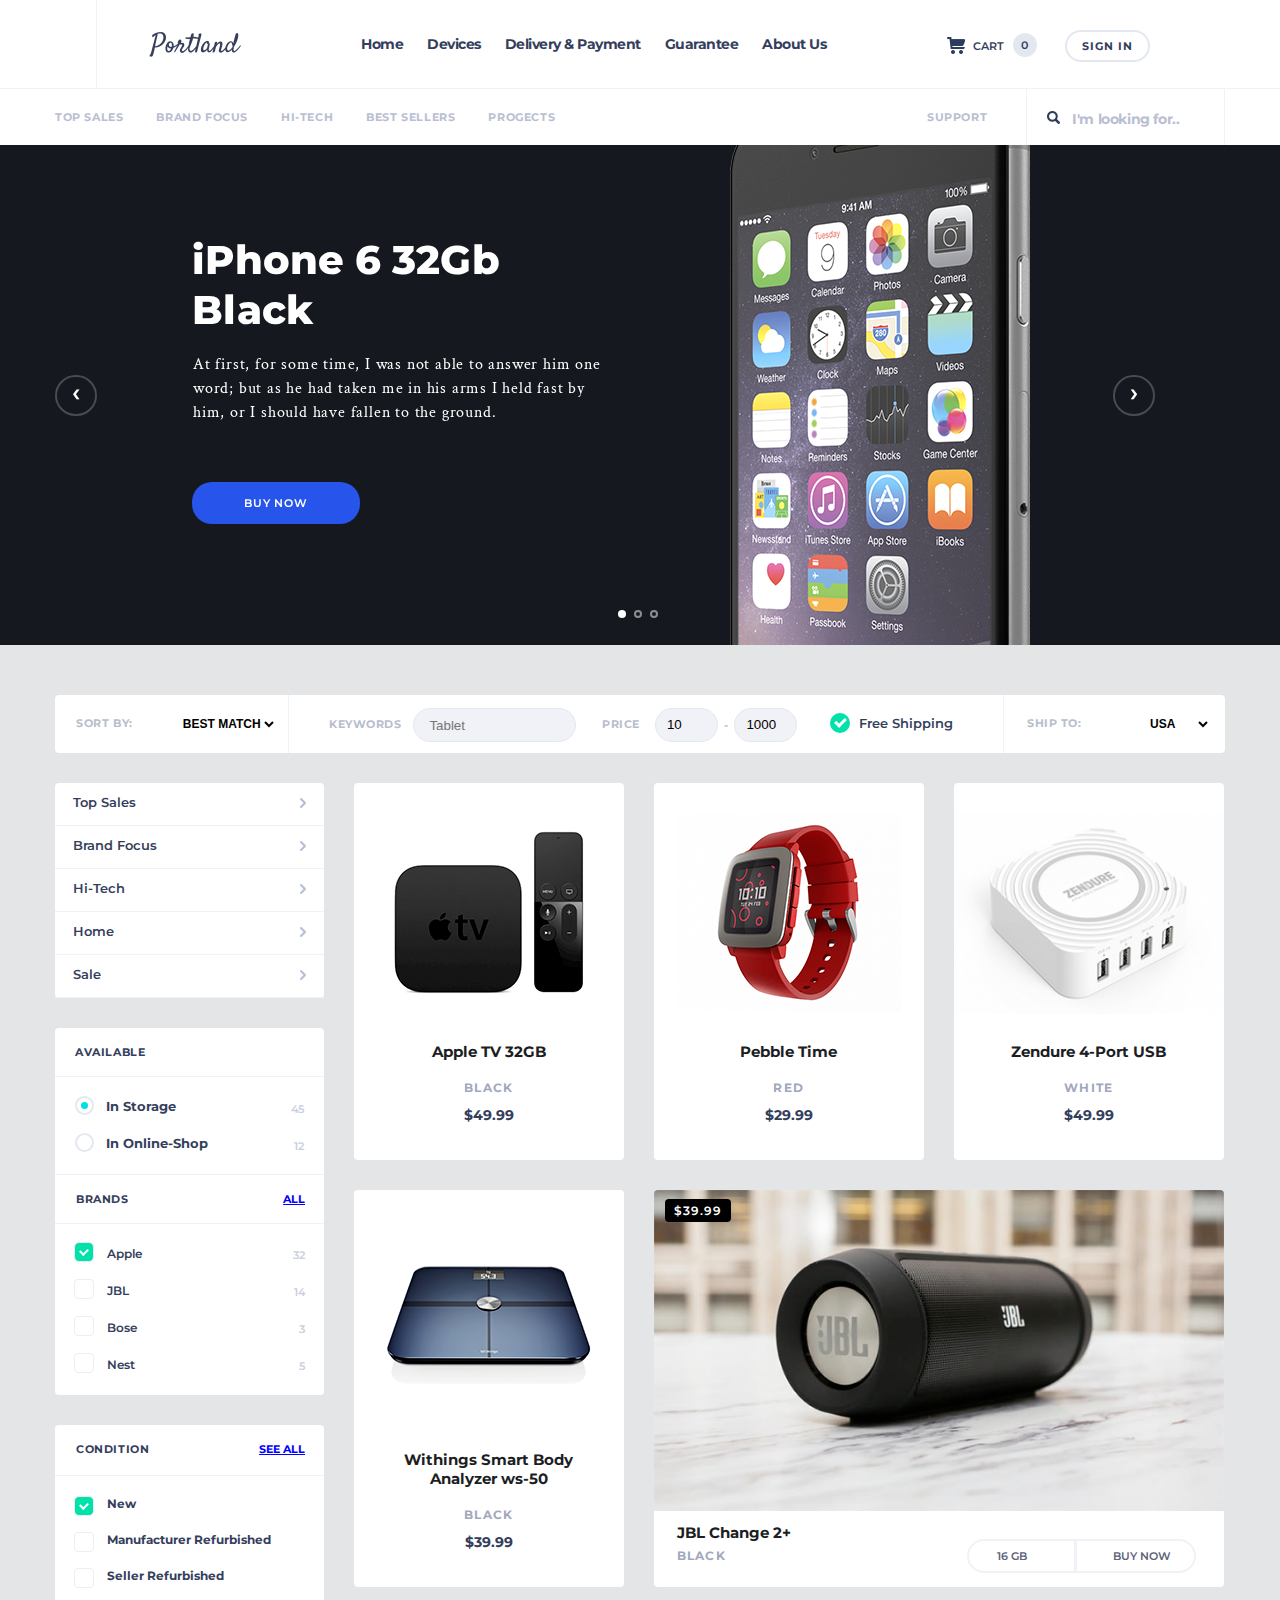
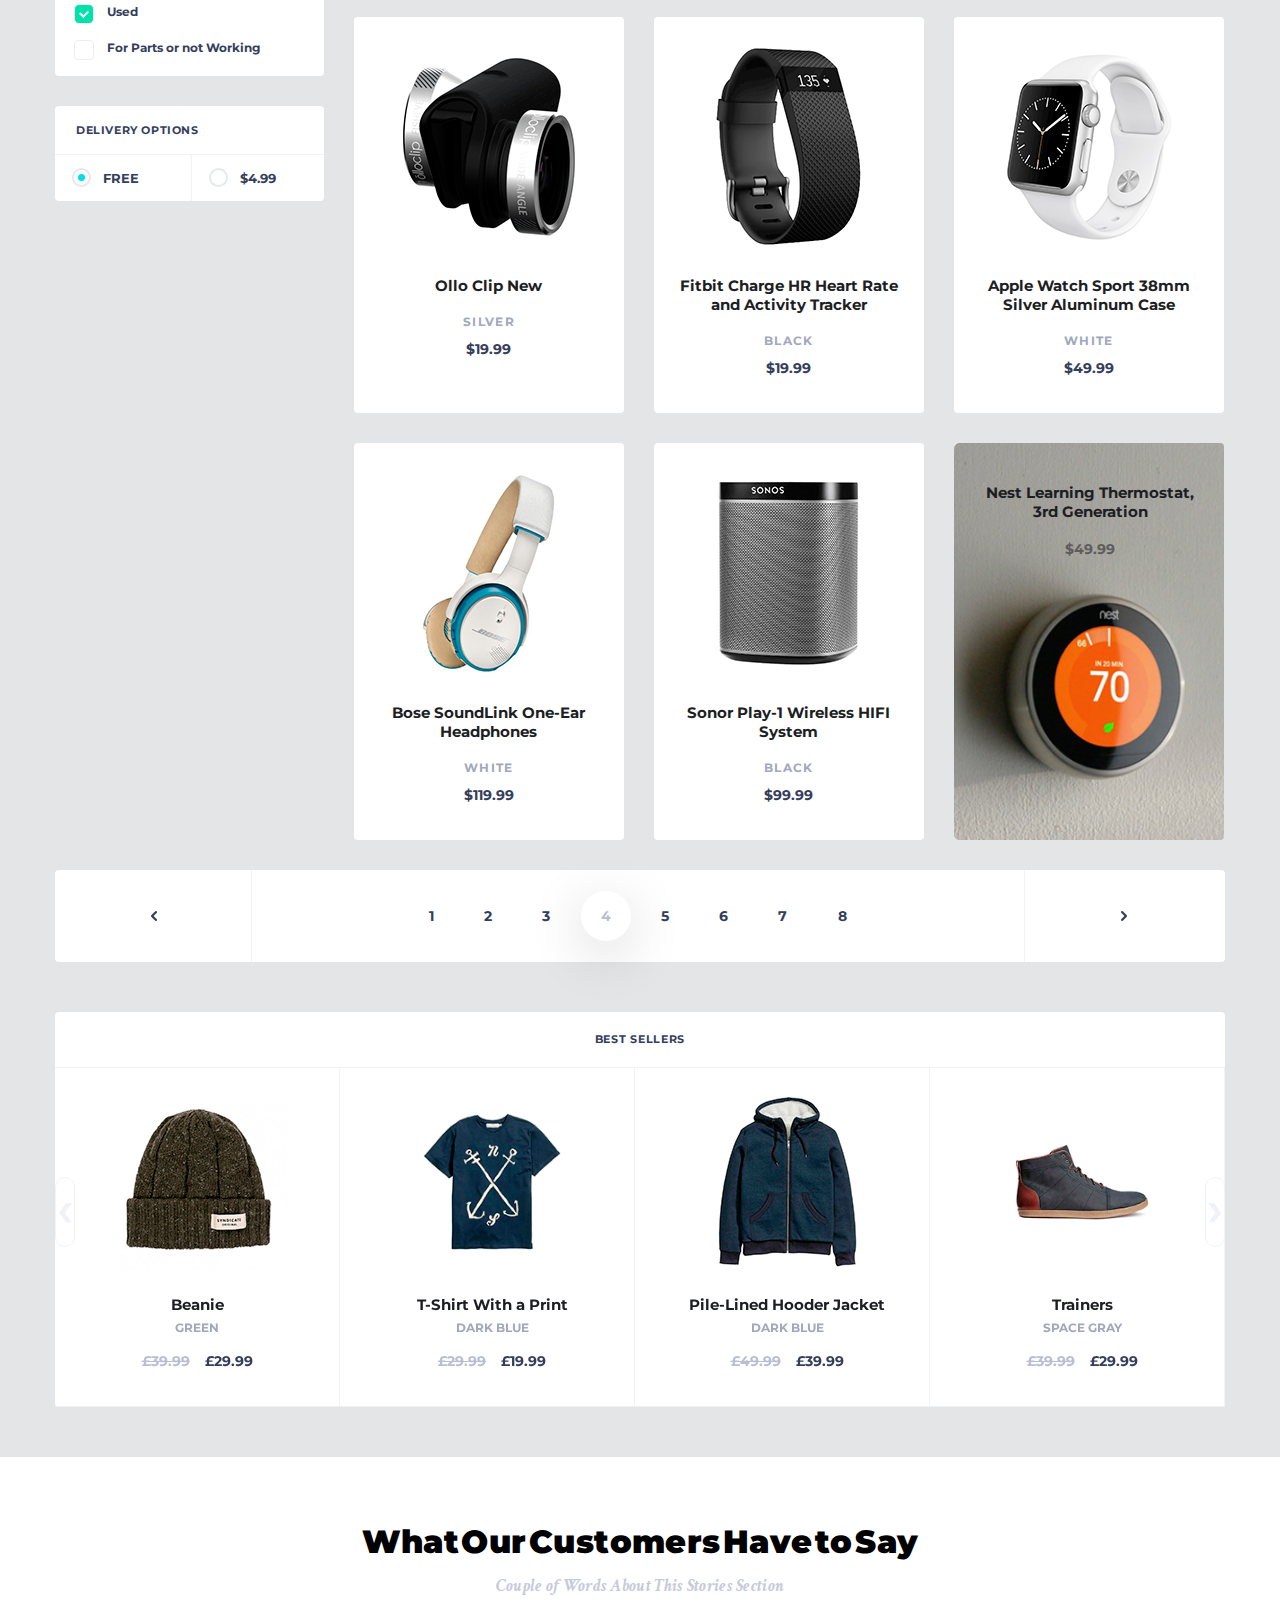
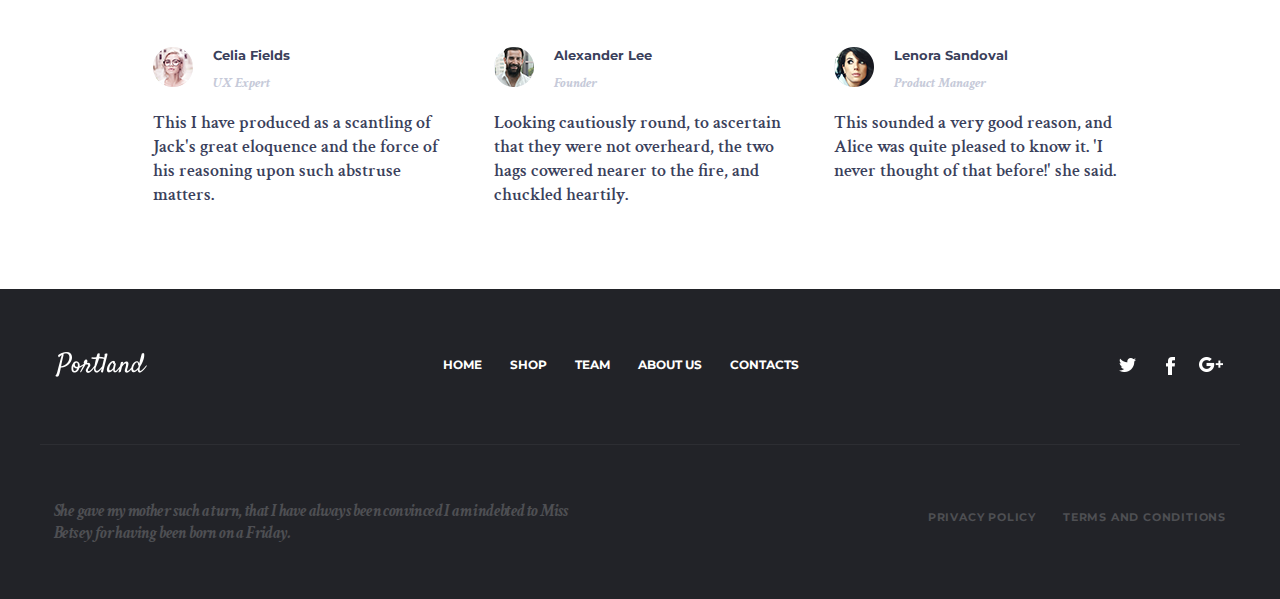
<file: index.html>
<!DOCTYPE html>
<html>
<head>
    <meta charset="utf-8">
    <meta http-equiv="X-UA-Compatible" content="IE=edge">
    <meta name="viewport" content="width=device-width, initial-scale=1">
    <link href="https://fonts.googleapis.com/css?family=Crimson+Text:400,400i,600,600i,700,700i|Montserrat:400,500,600,700,800,900" rel="stylesheet">
    <link rel="stylesheet" href="css/owl.carousel.min.css">
    <link rel="stylesheet" href="css/owl.theme.default.min.css">
    <link rel="stylesheet" href="css/nice-select.css">
    <title>Portland</title>
    <link href="./css/style.css" type="text/css" rel="stylesheet">
</head>
<body>
<header>
    <div class="main-menu">
        <div class="menu-up wrapper">
            <div class="logo-menu">
                <button class="logoMenuToggle">
                    <span></span>
                </button>
                <!--
                <a href="#"><div class="logoMenu"></div></a> -->
            </div>
            <div class="menuUpRight">
                <div class="logo">
                    <a href="#"><img src="./img/portland1.png"/></a>
                </div>
                <div class="link-menu">
                    <ul class="menu-item">
                        <li><a class="menu-link" href="#">Home</a></li>
                        <li><a class="menu-link" href="#">Devices</a></li>
                        <li><a class="menu-link" href="#">Delivery & Payment</a></li>
                        <li><a class="menu-link" href="#">Guarantee</a></li>
                        <li><a class="menu-link" href="#">About Us</a></li>
                    </ul>
                </div>
                <div class="cart-button">
                    <div class="cart">
                        <div class="cart-text">
                            <a href="#">cart</a>
                        </div>
                        <div class="bange"><p>0</p></div>
                    </div>
                    <a class="small-rounded-button" href="#">sign in</a>
                    <button class="link-menu-button">
                        <span></span>
                    </button>
                </div>
            </div>
        </div>
    </div>
    <div class="menu-bottom wrapper">
        <div class="links-bottom">
            <div class="links-list">
                <ul class="links-bottom-left">
                    <li><a href="#">top sales</a></li>
                    <li><a href="#">brand focus</a></li>
                    <li><a href="#">hi-tech</a></li>
                    <li><a href="#">best sellers</a></li>
                    <li><a href="#">progects</a></li>
                </ul>
                <ul class="links-bottom-right">
                    <li><a href="#">support</a></li>
                </ul>
            </div>
        </div>
        <div class="menu-search">
            <div class="menu-search-look">
                <input class="looking" type="search" placeholder="I'm looking for.."/>
            </div>
        </div>
    </div>
</header>
<div class="container">
    <div class="slideshow owl-carousel slideshow-top">
        <div class="slide" style="background-image: url('img/iphone6spacegray.png')">
            <div class="wrapper">
                <h1>iPhone 6 32Gb Black</h1>
                <p>
                    At first, for some time, I was not able to answer him one word; but as he had taken me in his arms I
                    held fast by him, or I should have fallen to the ground.
                </p>
                <a href="#">buy now</a>
            </div>
        </div>
        <div class="slide" style="background-image: url('img/iphone6spacegray.png')">
            <div class="wrapper">
                <h1>iPhone 6 32Gb Black</h1>
                <p>
                    At first, for some time, I was not able to answer him one word; but as he had taken me in his arms I
                    held fast by him, or I should have fallen to the ground.
                </p>
                <a href="#">buy now</a>
            </div>
        </div>
        <div class="slide" style="background-image: url('img/iphone6spacegray.png')">
            <div class="wrapper">
                <h1>iPhone 6 32Gb Black</h1>
                <p>
                    At first, for some time, I was not able to answer him one word; but as he had taken me in his arms I
                    held fast by him, or I should have fallen to the ground.
                </p>
                <a href="#">buy now</a>
            </div>
        </div>
    </div>
    <div class="wrapper">
        <div class="sort-placeholder">
            <div class="sortby">
                <p>Sort By:</p>
                <select>
                    <option>BEST MATCH</option>
                </select>
            </div>
            <div class="sort-placeholder-center">
                <div class="keywords">
                    <p>Keywords</p>
                    <input class="keywords-search" type="search" placeholder="Tablet"/>
                </div>
                <div class="price">
                    <p>price</p>
                    <div class="price-input">
                        <input class="price-number" type="number" min="0" value="10"/>
                        <p>-</p>
                        <input class="price-number" type="number" min="0" value="1000"/>
                    </div>
                </div>
                <div class="freeship">
                    <label class="freechec">Free Shipping
                        <input type="checkbox" checked="checked">
                        <span class="checkmark"></span>
                    </label>
                </div>
            </div>
            <div class="shipto">
                <p>ship to:</p>
                <select>
                    <option value="usa">USA</option>
                    <option value="ukraine">Ukraine</option>
                    <option value="russia">Russia</option>
                    <option value="poland">Poland</option>
                </select>
            </div>
        </div>
        <div class="filters-products clearfix">
            <div class="filters">
                <div class="filters-button-open"></div>
                <div class="menuleft">
                    <div class="menuleft-item">
                        <ul class="main-menu-list">
                            <li>
                                <div class="menu-list-item">
                                    <a href="#">Top Sales</a>
                                    <div class="openIconMenu">
                                        <div class="iconArrow"></div>
                                    </div>
                                </div>
                                <ul class="submenu">
                                    <li class="secondary-menu"></li>
                                    <li class="secondary-menu"></li>
                                    <li class="secondary-menu"></li>
                                </ul>
                            </li>
                            <li>
                                <div class="menu-list-item">
                                    <a href="#">Brand Focus</a>
                                    <div class="openIconMenu">
                                        <div class="iconArrow"></div>
                                    </div>
                                </div>
                                <ul class="submenu">
                                    <li class="secondary-menu"></li>
                                    <li class="secondary-menu"></li>
                                    <li class="secondary-menu"></li>
                                </ul>
                            </li>
                            <li>
                                <div class="menu-list-item">
                                    <a href="#">Hi-Tech</a>
                                    <div class="openIconMenu">
                                        <div class="iconArrow"></div>
                                    </div>
                                </div>
                                <ul class="submenu">
                                    <li class="secondary-menu"><a href="#">cell phones</a></li>
                                    <li class="secondary-menu"><a href="#">cameras</a></li>
                                    <li class="secondary-menu"><a href="#">computers</a></li>
                                    <li class="secondary-menu"><a href="#">tv,audio</a></li>
                                    <li class="secondary-menu"><a href="#">video games</a></li>
                                </ul>
                            </li>
                            <li>
                                <div class="menu-list-item">
                                    <a href="#">Home</a>
                                    <div class="openIconMenu">
                                        <div class="iconArrow"></div>
                                    </div>
                                </div>
                                <ul class="submenu">
                                    <li class="secondary-menu"></li>
                                    <li class="secondary-menu"></li>
                                    <li class="secondary-menu"></li>
                                </ul>
                            </li>
                            <li>
                                <div class="menu-list-item">
                                    <a href="#">Sale</a>
                                    <div class="openIconMenu">
                                        <div class="iconArrow"></div>
                                    </div>
                                </div>
                                <ul class="submenu">
                                    <li class="secondary-menu"></li>
                                    <li class="secondary-menu"></li>
                                    <li class="secondary-menu"></li>
                                </ul>
                            </li>
                        </ul>
                    </div>
                </div>
                <div class="available-brands">
                    <div class="available-up">
                        <h3>available</h3>
                    </div>
                    <div class="available-douwn">
                        <div class="available-douwn-check">
                            <div class="brand-item">
                                <label class="availcheck">In Storage
                                    <input type="radio" name="brand" checked="checked">
                                    <span class="checkdouwn"></span>
                                </label>
                                <p>45</p>
                            </div>
                            <div class="brand-item">
                                <label class="availcheck">In Online-Shop
                                    <input type="radio" name="brand">
                                    <span class="checkdouwn"></span>
                                </label>
                                <p>12</p>
                            </div>
                        </div>
                    </div>
                    <div class="brands-up">
                        <h3>brands</h3>
                        <a href="#">all</a>
                    </div>
                    <div class="brands-down">
                        <div class="brands-check">
                            <div class="brand-item">
                                <label class="brands-container">Apple
                                    <input type="checkbox" checked="checked">
                                    <span class="brands-checkmark"></span>
                                </label>
                                <p>32</p>
                            </div>
                            <div class="brand-item">
                                <label class="brands-container">JBL
                                    <input type="checkbox">
                                    <span class="brands-checkmark"></span>
                                </label>
                                <p>14</p>
                            </div>
                            <div class="brand-item">
                                <label class="brands-container">Bose
                                    <input type="checkbox">
                                    <span class="brands-checkmark"></span>
                                </label>
                                <p>3</p>
                            </div>
                            <div class="brand-item">
                                <label class="brands-container">Nest
                                    <input type="checkbox">
                                    <span class="brands-checkmark"></span>
                                </label>
                                <p>5</p>
                            </div>
                        </div>
                        <div class="brand-numb"></div>
                    </div>
                </div>
                <div class="condition">
                    <div class="condition-up">
                        <h3>condition</h3>
                        <a href="#">see all</a>
                    </div>
                    <div class="condition-down">
                        <div class=" condition-check">
                            <label class="condition-container">New
                                <input type="checkbox" checked="checked">
                                <span class="condition-checkmark"></span>
                            </label>
                            <label class="condition-container">Manufacturer Refurbished
                                <input type="checkbox">
                                <span class="condition-checkmark"></span>
                            </label>
                            <label class="condition-container">Seller Refurbished
                                <input type="checkbox">
                                <span class="condition-checkmark"></span>
                            </label>
                            <label class="condition-container">Used
                                <input type="checkbox" checked="checked">
                                <span class="condition-checkmark"></span>
                            </label>
                            <label class="condition-container">For Parts or not Working
                                <input type="checkbox">
                                <span class="condition-checkmark"></span>
                            </label>
                        </div>
                    </div>
                </div>
                <div class="delivery-options">
                    <div class="delivery-up">
                        <h3>delivery options</h3>
                    </div>
                    <div class="delivery-down">
                        <div class="delivery-check">
                            <div class="delivery-check-left">
                                <label class="availcheck">FREE
                                    <input type="radio" name="radio" checked="checked">
                                    <span class="checkdouwn"></span>
                                </label>
                            </div>
                            <div class="delivery-check-right">
                                <label class="availcheck">$4.99
                                    <input type="radio" name="radio">
                                    <span class="checkdouwn"></span>
                                </label>
                            </div>
                        </div>
                    </div>
                </div>
            </div>
            <div class="products-list">
                <div class="product">
                    <div class="product-img">
                        <img src="./img/aplleTv.png"/>
                    </div>
                    <div class="product-text">
                        <a href="#"><h3>Apple TV 32GB</h3></a>
                        <h5>black</h5>
                        <p>$49.99</p>
                    </div>
                </div>
                <div class="product">
                    <div class="product-img">
                        <img src="./img/pebbleTime.png"/>
                    </div>
                    <div class="product-text">
                        <a href="#"><h3>Pebble Time</h3></a>
                        <h5>red</h5>
                        <p>$29.99</p>
                    </div>
                </div>
                <div class="product">
                    <div class="product-img">
                        <img src="./img/zendure4PortUsb.png"/>
                    </div>
                    <div class="product-text">
                        <a href="#"><h3>Zendure 4-Port USB</h3></a>
                        <h5>white</h5>
                        <p>$49.99</p>
                    </div>
                </div>
                <div class="product">
                    <div class="product-img">
                        <img class="img-back" src="./img/withingsSmartBodyAnalyzer.png"/>
                    </div>
                    <div class="product-text">
                        <a href="#"><h3>Withings Smart Body Analyzer ws-50</h3></a>
                        <h5>black</h5>
                        <p>$39.99</p>
                    </div>
                </div>
                <div class="product-big">
                    <div class="product-big-img">
                        <img src="./img/jblChange.png"/>
                    </div>
                    <div class="product-big-text">
                        <div class="text-big-prod">
                            <a href="#"><h3>JBL Change 2+</h3></a>
                            <h5>black</h5>
                        </div>
                        <div class="ghost-button">
                            <a class="ghost-one" href="#">16 GB</a>
                            <a class="ghost-two" href="#">buy now</a>
                        </div>
                    </div>
                    <div class="price-top-black">
                        <p>$39.99</p>
                    </div>
                </div>
                <div class="product">
                    <div class="product-img">
                        <img src="./img/olloClipNew.png"/>
                    </div>
                    <div class="product-text">
                        <a href="#"><h3>Ollo Clip New</h3></a>
                        <h5>silver</h5>
                        <p>$19.99</p>
                    </div>
                </div>
                <div class="product">
                    <div class="product-img">
                        <img src="./img/fitbitChangeHeartRate.png"/>
                    </div>
                    <div class="product-text">
                        <a href="#"><h3>Fitbit Charge HR Heart Rate and Activity Tracker</h3></a>
                        <h5>black</h5>
                        <p>$19.99</p>
                    </div>
                </div>
                <div class="product">
                    <div class="product-img">
                        <img class="img-back" src="./img/appleWatchSport.png"/>
                    </div>
                    <div class="product-text">
                        <a href="#"><h3>Apple Watch Sport 38mm Silver Aluminum Case</h3></a>
                        <h5>white</h5>
                        <p>$49.99</p>
                    </div>
                </div>
                <div class="product">
                    <div class="product-img">
                        <img src="./img/boseSoundLink.png"/>
                    </div>
                    <div class="product-text">
                        <a href="#"><h3>Bose SoundLink One-Ear Headphones</h3></a>
                        <h5>white</h5>
                        <p>$119.99</p>
                    </div>
                </div>
                <div class="product">
                    <div class="product-img">
                        <img class="img-back" src="./img/sonorPlayWireless.png"/>
                    </div>
                    <div class="product-text">
                        <a href="#"><h3>Sonor Play-1 Wireless HIFI System</h3></a>
                        <h5>black</h5>
                        <p>$99.99</p>
                    </div>
                </div>
                <div class="product" style="background-image: url('./img/termostat3rdGenaration.png'); background-size: cover">
                    <div class="product-text">
                        <a href="#"><h3>Nest Learning Thermostat, 3rd Generation</h3></a>
                        <p>$49.99</p>
                    </div>
                </div>
            </div>
        </div>
        <div class="wrapper-paginator">
            <div class="paginator-next">
                <a href="#">
                    <div class="paginator-back-img"></div>
                </a>
            </div>
            <div class="paginator-pages">
                <a href="#">1</a>
                <a href="#">2</a>
                <a href="#">3</a>
                <a class="checked" href="#">4</a>
                <a href="#">5</a>
                <a href="#">6</a>
                <a href="#">7</a>
                <a href="#">8</a>
            </div>
            <div class="paginator-next">
                <a href="#">
                    <div class="paginator-back-img"></div>
                </a>
            </div>
        </div>
        <div class="wrapper-best-sellers">
            <div class="best-sellers-up">
                <p>best sellers</p>
            </div>
            <div class="best-sellers-down owl-carousel best-seller-slider">
                <div class="best-sellers-box">
                    <div class="sellers-foto">
                        <img src="./img/beanie.png"/>
                    </div>
                    <div class="product-text">
                        <a href="#">
                            <h3>Beanie</h3>
                        </a>
                        <h5>green</h5>
                        <div class="seller-text-down">
                            <p class="old-price">£39.99</p>
                            <p>£29.99</p>
                        </div>
                    </div>
                </div>
                <div class="best-sellers-box">
                    <div class="sellers-foto">
                        <img src="./img/shirtWithPrint.png"/>
                    </div>
                    <div class="product-text">
                        <a href="#">
                            <h3>T-Shirt With a Print</h3>
                        </a>
                        <h5>dark blue</h5>
                        <div class="seller-text-down">
                            <p class="old-price">£29.99</p>
                            <p>£19.99</p>
                        </div>
                    </div>
                </div>
                <div class="best-sellers-box">
                    <div class="sellers-foto">
                        <img src="./img/pileLinedHoodedJacket.png"/>
                    </div>
                    <div class="product-text">
                        <a href="#">
                            <h3>Pile-Lined Hooder Jacket</h3>
                        </a>
                        <h5>dark blue</h5>
                        <div class="seller-text-down">
                            <p class="old-price">£49.99</p>
                            <p>£39.99</p>
                        </div>
                    </div>
                </div>
                <div class="best-sellers-box">
                    <div class="sellers-foto">
                        <img src="./img/trainers.png"/>
                    </div>
                    <div class="product-text">
                        <a href="#">
                            <h3>Trainers</h3>
                        </a>
                        <h5>space gray</h5>
                        <div class="seller-text-down">
                            <p class="old-price">£39.99</p>
                            <p>£29.99</p>
                        </div>
                    </div>
                </div>
                <div class="best-sellers-box">
                    <div class="sellers-foto">
                        <img src="./img/shirtWithPrint.png"/>
                    </div>
                    <div class="product-text">
                        <a href="#">
                            <h3>T-Shirt With a Print</h3>
                        </a>
                        <h5>dark blue</h5>
                        <div class="seller-text-down">
                            <p class="old-price">£29.99</p>
                            <p>£19.99</p>
                        </div>
                    </div>
                </div>
            </div>
        </div>
    </div>
    <div class="testimoials">
        <div class="testimoials-head wrapper">
            <h2>What Our Customers Have to Say</h2>
            <p>Couple of Words About This Stories Section</p>
        </div>
        <div class="customers wrapper">
            <div class="customers-col">
                <div class="custom-icon">
                    <img src="./img/celia.png"/>
                </div>
                <div class="custom-lead">
                    <a href="#">
                        <h5>Celia Fields</h5>
                        <h6>UX Expert</h6>
                    </a>
                </div>
                <p>
                    This I have produced as a scantling of Jack's great eloquence and the force of his reasoning upon such abstruse matters.
                </p>
            </div>
            <div class="customers-col">
                <div class="custom-icon">
                    <img src="./img/alexander.png"/>
                </div>
                <div class="custom-lead">
                    <a href="#">
                        <h5>Alexander Lee</h5>
                        <h6>Founder</h6>
                    </a>
                </div>
                <p>
                    Looking cautiously round, to ascertain that  they were not overheard, the two hags cowered nearer to the fire, and chuckled heartily.
                </p>
            </div>
            <div class="customers-col">
                <div class="custom-icon">
                    <img src="./img/lenora.png"/>
                </div>
                <div class="custom-lead">
                    <a href="#">
                        <h5>Lenora Sandoval</h5>
                        <h6>Product Manager</h6>
                    </a>
                </div>
                <p>
                    This sounded a very good reason, and Alice was quite pleased to know it. 'I never thought of that before!' she said.
                </p>
            </div>

        </div>
    </div>
</div>
<footer>
    <div class="footer-head wrapper">
        <a href="#"><img src="./img/portland.png"/></a>
        <button class="rb-footToggle">
            <span></span>
        </button>
        <div class="footer-nav rb-footNav">
            <nav>
                <a href="#">home</a>
                <a href="#">shop</a>
                <a href="#">team</a>
                <a href="#">about us</a>
                <a href="#">contacts</a>
            </nav>
        </div>
        <div class="footer-socials">
            <nav>
                <a href="#" class="twitter"></a>
                <a href="#" class="facebook"></a>
                <a href="#" class="google"></a>
            </nav>
        </div>
    </div>
    <div class="footer-wrap wrapper">
        <div class="footer-wrap-text">
            <p>
                She gave my mother such a turn, that I have always been convinced I am indebted to Miss Betsey for having been born on a Friday.
            </p>
        </div>
        <div class="footer-privacy">
            <a href="#">privacy policy</a>
            <a href="#">terms and conditions</a>
        </div>
    </div>
</footer>
<script src="https://code.jquery.com/jquery-3.3.1.min.js"></script>
<script src="js/owl.carousel.min.js"></script>
<script src="js/main.js"></script>
<script src="js/jquery.nice-select.js"></script>
<div class="toTop"></div>
</body>
</html>
</file>
<file: css/nice-select.css>
.nice-select {
  -webkit-tap-highlight-color: transparent;
  background-color: #fff;
  border-radius: 5px;
  border: solid 1px #e8e8e8;
  box-sizing: border-box;
  clear: both;
  cursor: pointer;
  display: block;
  float: left;
  font-family: inherit;
  font-size: 14px;
  font-weight: normal;
  height: 42px;
  line-height: 40px;
  outline: none;
  padding-left: 18px;
  padding-right: 30px;
  position: relative;
  text-align: left !important;
  -webkit-transition: all 0.2s ease-in-out;
  transition: all 0.2s ease-in-out;
  -webkit-user-select: none;
     -moz-user-select: none;
      -ms-user-select: none;
          user-select: none;
  white-space: nowrap;
  width: auto; }
  .nice-select:hover {
    border-color: #dbdbdb; }
  .nice-select:active, .nice-select.open, .nice-select:focus {
    border-color: #999; }
  .nice-select:after {
    border-bottom: 2px solid #999;
    border-right: 2px solid #999;
    content: '';
    display: block;
    height: 5px;
    margin-top: -4px;
    pointer-events: none;
    position: absolute;
    right: 12px;
    top: 50%;
    -webkit-transform-origin: 66% 66%;
        -ms-transform-origin: 66% 66%;
            transform-origin: 66% 66%;
    -webkit-transform: rotate(45deg);
        -ms-transform: rotate(45deg);
            transform: rotate(45deg);
    -webkit-transition: all 0.15s ease-in-out;
    transition: all 0.15s ease-in-out;
    width: 5px; }
  .nice-select.open:after {
    -webkit-transform: rotate(-135deg);
        -ms-transform: rotate(-135deg);
            transform: rotate(-135deg); }
  .nice-select.open .list {
    opacity: 1;
    pointer-events: auto;
    -webkit-transform: scale(1) translateY(0);
        -ms-transform: scale(1) translateY(0);
            transform: scale(1) translateY(0); }
  .nice-select.disabled {
    border-color: #ededed;
    color: #999;
    pointer-events: none; }
    .nice-select.disabled:after {
      border-color: #cccccc; }
  .nice-select.wide {
    width: 100%; }
    .nice-select.wide .list {
      left: 0 !important;
      right: 0 !important; }
  .nice-select.right {
    float: right; }
    .nice-select.right .list {
      left: auto;
      right: 0; }
  .nice-select.small {
    font-size: 12px;
    height: 36px;
    line-height: 34px; }
    .nice-select.small:after {
      height: 4px;
      width: 4px; }
    .nice-select.small .option {
      line-height: 34px;
      min-height: 34px; }
  .nice-select .list {
    background-color: #fff;
    border-radius: 5px;
    box-shadow: 0 0 0 1px rgba(68, 68, 68, 0.11);
    box-sizing: border-box;
    margin-top: 4px;
    opacity: 0;
    overflow: hidden;
    padding: 0;
    pointer-events: none;
    position: absolute;
    top: 100%;
    left: 0;
    -webkit-transform-origin: 50% 0;
        -ms-transform-origin: 50% 0;
            transform-origin: 50% 0;
    -webkit-transform: scale(0.75) translateY(-21px);
        -ms-transform: scale(0.75) translateY(-21px);
            transform: scale(0.75) translateY(-21px);
    -webkit-transition: all 0.2s cubic-bezier(0.5, 0, 0, 1.25), opacity 0.15s ease-out;
    transition: all 0.2s cubic-bezier(0.5, 0, 0, 1.25), opacity 0.15s ease-out;
    z-index: 9; }
    .nice-select .list:hover .option:not(:hover) {
      background-color: transparent !important; }
  .nice-select .option {
    cursor: pointer;
    font-weight: 400;
    line-height: 40px;
    list-style: none;
    min-height: 40px;
    outline: none;
    padding-left: 18px;
    padding-right: 29px;
    text-align: left;
    -webkit-transition: all 0.2s;
    transition: all 0.2s; }
    .nice-select .option:hover, .nice-select .option.focus, .nice-select .option.selected.focus {
      background-color: #f6f6f6; }
    .nice-select .option.selected {
      font-weight: bold; }
    .nice-select .option.disabled {
      background-color: transparent;
      color: #999;
      cursor: default; }

.no-csspointerevents .nice-select .list {
  display: none; }

.no-csspointerevents .nice-select.open .list {
  display: block; }
</file>
<file: css/style.css>
* {
  margin: 0;
  padding: 0;
  box-sizing: border-box;
}

a, abbr, acronym, address, article, aside,
blockquote, body, code, dd, del, details,
dfn, dialog, div, dl, dt, em,
fieldset, figcaption, figure, footer, form,
h1, h2, h3, h4, h5, h6, header, hgroup, html,
iframe, img, label, legend,
li, menu, nav, object, ol, p, pre, q, section,
span, summary, ul {
  margin: 0;
  padding: 0;
  border: 0;
}

body {
  font-family: "Montserrat", sans-serif;
  background: #e4e5e7;
  color: #343e5c;
}

header {
  background: #fff;
}

.main-menu {
  border-bottom: 1px solid #f0f2f7;
}

a {
  text-decoration: none;
  color: #343e5c;
}

h5 {
  font-size: 12px;
  font-weight: 700;
  color: #a1a8bd;
  text-transform: uppercase;
  letter-spacing: 1.3px;
}

.menu-up, .cart-button {
  display: flex;
  flex-flow: row wrap;
  justify-content: space-between;
}

.logo-menu {
  border-right: 1px solid #f0f2f7;
  padding: 3.3% 3.5% 3.2% 0;
}

.logoMenuToggle {
  display: none;
}

/*.logoMenu {
  background: url('../img/sprite.png') no-repeat -156px -5px;
  width: 20px;
  height: 14px;
  display: none;
}*/
.menuUpRight {
  width: 92%;
  display: flex;
  justify-content: space-between;
  padding: 30px 0 26px 0;
}

.logo {
  padding: 2px 0 0 0;
}

.logoImage {
  background: url("../img/sprite.png") no-repeat -41px 0;
  width: 92px;
  height: 25px;
}

ul.menu-item,
.cart {
  list-style-type: none;
  display: flex;
  flex-flow: row wrap;
  justify-content: space-between;
  font-weight: 600;
}

.link-menu {
  padding: 4px 35px 0;
}
.link-menu li {
  margin: 0 12px;
}

a.menu-link {
  color: #343e5c;
  font-size: 14px;
  font-weight: 700;
  letter-spacing: -0.5px;
}

.cart {
  padding: 0 28px 0 0;
  position: relative;
}

.bange {
  border-radius: 50px;
  background: #e3e8f0;
  width: 24px;
  height: 24px;
  text-align: center;
  margin: 3px 0 0 1px;
}
.bange p {
  font-size: 11px;
  font-weight: 600;
  margin: 5px 0 0 0;
}

.cart-text {
  text-transform: uppercase;
  font-size: 11px;
  padding: 3px 8px 0 0;
}
.cart-text a {
  padding: 0 0 0 5px;
}
.cart-text:before {
  content: "";
  background: url("../img/sprite.png") no-repeat 0 0;
  width: 18px;
  height: 17px;
  margin: 4px 0 -4px 0;
  display: inline-block;
}

.small-rounded-button {
  border: 2px solid #e3e8f0;
  font-size: 11px;
  border-radius: 50px;
  font-weight: 700;
  text-align: center;
  text-transform: uppercase;
  padding: 7px 15px;
  letter-spacing: 1px;
  margin-right: 45px;
}

.small-rounded-button:hover, .ghost-one:hover, .ghost-two:hover, .slideshow .wrapper a:hover {
  background: #e3e8f0;
  color: blue;
}

.link-menu-button {
  display: block;
  position: relative;
  width: 30px;
  height: 30px;
  z-index: 20;
  border: none;
  background: none;
}

.menu-bottom {
  display: flex;
}

.links-bottom {
  display: flex;
  flex-flow: row wrap;
  justify-content: space-between;
  width: 100%;
}
.links-bottom a {
  font-size: 11px;
  font-weight: 700;
  letter-spacing: 0.6px;
  text-transform: uppercase;
  color: #b9bed1;
}

.links-list {
  padding: 17px 0 20px 0;
  width: 96%;
}

ul.links-bottom-left {
  list-style-type: none;
  display: inline-block;
}
ul.links-bottom-left li {
  margin: 0 29px 0 0;
  display: inline-block;
}
ul.links-bottom-left li:last-child {
  margin: 0;
}

ul.links-bottom-right {
  list-style-type: none;
  float: right;
}

ul.links-bottom-left a:hover, ul.links-bottom-right a:hover {
  color: #343e5c;
}

.menu-search {
  max-width: 17%;
  border-left: 1px solid #f0f2f7;
  border-right: 1px solid #f0f2f7;
  padding: 0 4px 0 20px;
}

.menu-search-look {
  display: inline-block;
}
.menu-search-look:before {
  content: "";
  background: url("../img/sprite.png") no-repeat -199px -8px;
  width: 13px;
  height: 13px;
  display: inline-block;
  margin: 22px 8px 0 0;
}
.menu-search-look input::-webkit-input-placeholder {
  color: #b9bed1;
}

.looking {
  border: none;
  font-family: "Montserrat", sans-serif;
  font-size: 14px;
  font-weight: 700;
  width: 83%;
  letter-spacing: -0.4px;
}

.container {
  max-width: 100%;
}

/*-------------------------------------------------SLIDESHOW--------------------------------*/
.slideshow {
  background: #18191d;
  margin-bottom: 50px;
}

.slide {
  max-width: 1400px;
  background-size: cover;
  background: no-repeat center;
  height: 500px;
  margin: 0 auto;
}

.slideshow .wrapper {
  color: #fff;
  padding: 7% 0 0 15%;
  margin: 0;
  top: 19.4%;
  left: 16.9%;
  width: 48%;
}
.slideshow .wrapper h1 {
  width: 90%;
  font-size: 40px;
  font-weight: 800;
  letter-spacing: 0.3px;
  line-height: 50.4px;
  word-spacing: -2px;
  margin: 0 0 18px 0;
}
.slideshow .wrapper a {
  display: inline-block;
  font-size: 11px;
  font-weight: 600;
  letter-spacing: 0.8px;
  background: #2754eb;
  border-radius: 20px;
  color: #fff;
  padding: 14px 52px;
  text-transform: uppercase;
}
.slideshow .wrapper p {
  font-family: "Crimson Text", serif;
  font-size: 16px;
  margin: 0 0 13.3% 1px;
  line-height: 1.5;
  letter-spacing: 0.8px;
}

.slideshow .owl-nav,
.slideshow .owl-dots {
  position: absolute;
}

.slideshow .owl-nav {
  top: 46%;
  left: 0;
  right: 0;
  max-width: 1170px;
  margin: 0 auto;
}
.slideshow .owl-nav button.owl-next {
  position: absolute;
  right: 6%;
}

.slideshow .owl-dots {
  bottom: 5.5%;
  left: 48%;
}
.slideshow .owl-dots .owl-dot {
  border-radius: 50px;
  border: 2px solid #8e8f91;
  padding: 2px !important;
  margin: 0 4px;
  outline: none;
}

.slideshow .owl-dots .active,
.slideshow .owl-dots .owl-dot:hover {
  background: #fff;
  border: 0;
  padding: 4px !important;
}

.owl-carousel .owl-nav button.owl-next, .owl-carousel .owl-nav button.owl-prev {
  border-radius: 50px;
  border: 2px solid #494b4f;
  padding: 0 0 7px 0 !important;
  width: 42px;
  outline: none;
}

.owl-next span, .owl-prev span {
  font-size: 25px;
  color: #fff;
  font-weight: 600;
}

.slideshow-top .owl-item img {
  width: 1400px;
  margin: 0 auto;
}

/*------------------------------------------------------wrapper------------------------------------------------*/
.wrapper {
  max-width: 1200px;
  padding: 0 15px;
  margin: 0 auto;
}

.sort-placeholder {
  background: #fff;
  border-radius: 4px;
  max-width: 1170px;
  display: flex;
  flex-flow: row wrap;
  justify-content: space-between;
}

.sort-placeholder-center,
.sortby,
.keywords,
.price,
.freeship,
.shipto,
.price-input {
  display: flex;
  flex-flow: row wrap;
  justify-content: space-between;
}

.sortby p,
.keywords p,
.price p,
.shipto p {
  font-size: 11px;
  color: #b8bdcd;
  font-weight: 700;
  text-transform: uppercase;
  letter-spacing: 0.5px;
}

.sortby {
  padding: 21px 11px 21px 21px;
  border-right: 1px solid #f0f2f7;
}
.sortby select {
  padding: 0 0 0 17px;
}
.sortby input::-webkit-input-placeholder {
  color: #343e5c;
  font-size: 12px;
  font-weight: 700;
  text-transform: uppercase;
}
.sortby p {
  margin: 0 29px 0 0;
  letter-spacing: 0.6px;
}
.sortby p:last-child {
  color: #343e5c;
}
.sortby a {
  margin: 0 20px 0 8px;
}

.sortby-text {
  border: none;
  width: 78px;
  margin: 0 1px 0 21px;
}

.sort-placeholder-center {
  padding: 13px 16px 11px 0;
}

.keywords p {
  padding: 9px 12px 0 7px;
}

.keywords-search {
  border: 1px solid #e3e8f0;
  border-radius: 20px;
  background: #f0f2f7;
  width: 163px;
  padding: 7px 15px;
}

.price p:first-child {
  margin: 9px 15px 0 26px;
}
.price p:nth-of-type(2) {
  margin: 9px 6px 0 6px;
}

.price-input p {
  padding: 10px 6px 0 6px;
}

.price-number {
  border: 1px solid #e3e8f0;
  background: #f0f2f7;
  border-radius: 50px;
  padding: 7px 5px 8px 11px;
  width: 63px;
}

.freeship {
  padding: 5px 0 5px 33px;
}
.freeship p {
  margin: 0 0 0 22px;
}

.freechec {
  display: block;
  position: relative;
  padding: 2px 0 0 29px;
  cursor: pointer;
  font-size: 13px;
  font-weight: 600;
  user-select: none;
}
.freechec input {
  position: absolute;
  opacity: 0;
  cursor: pointer;
}

.checkmark {
  position: absolute;
  top: 0;
  left: 0;
  height: 20px;
  width: 20px;
  background-color: #eee;
}
.checkmark:after {
  content: "";
  position: absolute;
  display: none;
}

.freechec:hover input ~ .checkmark {
  background-color: #ccc;
  border-radius: 50px;
}

.freechec input:checked ~ .checkmark {
  background-color: #00e2aa;
  border-radius: 50px;
}

.freechec input:checked ~ .checkmark:after {
  display: block;
}

.freechec .checkmark:after {
  left: 7px;
  top: 3px;
  width: 4px;
  height: 8px;
  border: solid white;
  border-width: 0 3px 3px 0;
  transform: rotate(45deg);
}

.shipto {
  border-left: 1px solid #f0f2f7;
  padding: 21px 14px 21px 23px;
}
.shipto p {
  margin: 0 65px 0 0;
}

.shipto-search {
  margin: 0 50px 0 0;
}
.shipto-search select {
  background: transparent;
  width: 268px;
  padding: 5px;
  font-size: 16px;
  border: 1px solid #ccc;
}

/*-----------------------------------Select-------------------------------*/
select {
  border: none;
  border-radius: 1px;
  font-size: 12px;
  font-weight: 700;
  background: #fff;
}

.nice-select {
  border: none;
  clear: none;
  float: none;
  font-family: "Montserrat", sans-serif;
  font-size: 12px;
  font-weight: 700;
  height: inherit;
  line-height: normal;
  outline: none;
  padding-left: 18px;
  padding-right: 27px;
  position: relative;
}

/*------------------------------------------------products-list---------------------------------------------------*/
.filters-products {
  padding: 30px 0 0 0;
}

.products-list {
  max-width: 77%;
  display: flex;
  flex-flow: row wrap;
  align-items: stretch;
}

.product {
  width: 30%;
  background: #fff;
  border-radius: 4px;
  margin: 0 0 30px 3.3%;
  padding: 0 0 4% 0;
}
.product p {
  font-size: 14px;
  font-weight: 700;
  color: #343e5c;
}
.product h3 {
  padding: 0 0 19px 0;
}
.product h5 {
  padding: 0 0 11px 0;
}
.product:last-child {
  position: relative;
}
.product:last-child .product-text {
  top: 10%;
  padding: 0 25px;
  left: 1%;
  position: absolute;
}
.product:last-child .product-text p {
  color: #5d5d5d;
}

.product-img,
.product-big-img {
  position: relative;
  padding: 96% 0 0 0;
}

.product-big-img {
  padding: 56.4% 0 0 0;
}

.product-img img,
.product-big-img img {
  position: absolute;
  top: 0;
  left: 0;
  right: 0;
  margin: auto;
  max-width: 100%;
  max-height: 100%;
  border-radius: 4px 4px 0 0;
}

.product-img img {
  bottom: 0;
}

.product-text {
  padding: 0 8%;
  margin: 0 auto;
  text-align: center;
}

.product-big-text {
  padding: 2% 4% 1%;
}

.text-big-prod {
  width: 54.5%;
  display: inline-block;
}
.text-big-prod h3 {
  padding: 0 0 6px 0;
}

.price-top-black {
  background: #000;
  border-radius: 4px;
  text-align: center;
  position: absolute;
  padding: 4px 9px;
  top: 9px;
  left: 2%;
  font-size: 12px;
  font-weight: 600;
  letter-spacing: 0.9px;
  color: #fff;
}

.product-text a,
.text-big-prod a {
  color: #1c1e23;
  font-size: 13px;
  font-weight: 600;
}

.img-back {
  position: absolute;
  top: 10%;
  left: 15%;
}

.product-big {
  width: 63.3%;
  position: relative;
  background: #fff;
  border-radius: 4px;
  margin: 0 0 30px 3.3%;
}

.ghost-button {
  display: inline-block;
  text-align: center;
}
.ghost-button a {
  font-size: 11px;
  color: #5e6379;
  font-weight: 600;
  text-transform: uppercase;
}

.ghost-one {
  display: inline-block;
  padding: 8px 48px 8px 28px;
  margin: 0 -7px 0 0;
  border-radius: 50px 0 0 50px;
  border: 2px solid #f0f2f7;
}

.ghost-two {
  display: inline-block;
  border-radius: 0 50px 50px 0;
  border: 2px solid #f0f2f7;
  padding: 8px 23px 8px 37px;
}

/*---------------------------------------------------wrapper-paginator------------------------------------------*/
.wrapper-paginator {
  background: #fff;
  border-radius: 4px;
  display: flex;
  justify-content: flex-start;
  margin-bottom: 50px;
}

.paginator-next {
  padding: 3.5% 8% 3% 8.2%;
  border-right: 1px solid #f0f2f7;
}
.paginator-next:last-of-type .paginator-back-img {
  transform: rotate(180deg);
}

.paginator-back-img {
  background: url("../img/sprite.png") no-repeat -100px -40px;
  width: 6px;
  height: 10px;
}

.paginator-pages {
  display: flex;
  width: 66%;
  padding: 1.8% 13%;
  justify-content: space-around;
}
.paginator-pages a {
  text-align: center;
  font-size: 14px;
  font-weight: 700;
  padding: 16px 20px;
}

.checked {
  color: #b9bed1;
  border-radius: 50px;
  box-shadow: 0 13px 54px rgba(0, 0, 0, 0.17);
}

.paginator-next:last-of-type {
  border-left: 1px solid #f0f2f7;
  border-right: 0;
}

/*------------------------------------------------wrapper-best-sellers-----------------------------------------*/
.wrapper-best-sellers {
  background: #fff;
  border-radius: 4px;
  margin-bottom: 50px;
}

.best-sellers-up {
  border-bottom: 1px solid #f0f2f7;
}
.best-sellers-up p {
  font-size: 11px;
  font-weight: 700;
  text-align: center;
  text-transform: uppercase;
  padding: 20px 50px 21px;
  color: #343e5c;
  letter-spacing: 0.7px;
}

.best-sellers-down {
  display: flex;
  flex-flow: row wrap;
  justify-content: space-between;
  align-items: stretch;
  position: relative;
}

.best-sellers-box {
  border-right: 1px solid #f0f2f7;
  padding: 0 0 36px 0;
}
.best-sellers-box a {
  margin: 0;
}
.best-sellers-box h3 {
  padding: 0 0 6px 0;
}
.best-sellers-box h5 {
  padding: 0 0 17px 0;
  letter-spacing: 0;
}

.sellers-foto {
  position: relative;
  padding: 80% 0 0 0;
}

.best-sellers-down .best-sellers-box .sellers-foto img {
  position: absolute;
  top: 0;
  left: 0;
  right: 0;
  bottom: 0;
  margin: auto;
  max-width: 100%;
  max-height: 100%;
  width: auto;
  height: auto;
}

.seller-text-down {
  margin: 0 0 0 0;
  display: flex;
  justify-content: center;
  font-size: 14px;
  font-weight: 700;
}

p.old-price {
  color: #b8bfd3;
  margin: 0 15px 0 0;
  text-decoration: line-through;
}

.wrapper-best-sellers .best-sellers-down > .owl-nav {
  position: absolute;
  top: 32%;
  left: 0;
  right: 0;
  margin: 0 auto;
}

.wrapper-best-sellers .best-sellers-down > .owl-nav .owl-prev,
.wrapper-best-sellers .best-sellers-down > .owl-nav .owl-next {
  width: 20px;
  border-radius: 10px;
  border: 1px solid #F0F2F7;
}

.wrapper-best-sellers .best-sellers-down > .owl-nav .owl-next {
  float: right;
}

.wrapper-best-sellers .best-sellers-down .owl-nav .owl-next span,
.wrapper-best-sellers .best-sellers-down .owl-nav .owl-prev span {
  color: #F0F2f7;
  font-size: 50px;
}

.wrapper-best-sellers .best-sellers-down .owl-nav .owl-next span:hover,
.wrapper-best-sellers .best-sellers-down .owl-nav .owl-prev span:hover {
  color: cornflowerblue;
}

.wrapper-best-sellers .best-sellers-down .owl-stage-outer {
  border-bottom: 1px solid #f0f2f7;
}

.wrapper-best-sellers .best-sellers-down .owl-dots {
  /*text-align: center;
   padding: 10px 0;*/
  position: absolute;
}

/*
.wrapper-best-sellers .best-sellers-down .owl-dots .owl-dot {
  padding: 10px !important;
  border: 1px solid #f0f2f7;
  border-radius: 50px;
  margin: 0 3px;
}

.wrapper-best-sellers .best-sellers-down .owl-dots .owl-dot .active,
.wrapper-best-sellers .best-sellers-down .owl-dots .owl-dot:hover{
  border: 1px solid cornflowerblue
}
*/
/*------------------------------------------------------testimoials----------------------------------------*/
.testimoials {
  background: #fff;
}

.testimoials-head {
  text-align: center;
  padding: 65px 0 50px 0;
}
.testimoials-head h2 {
  font-size: 32px;
  color: #000;
  font-weight: 900;
  word-spacing: -8px;
  letter-spacing: 0.4px;
}
.testimoials-head p {
  color: #c6cad9;
  font-family: "Crimson Text", serif;
  font-style: italic;
  font-size: 17px;
  font-weight: 700;
  letter-spacing: 0.3px;
  margin: 14px 0 0 0;
}

.customers {
  display: flex;
  flex-flow: row wrap;
  justify-content: center;
}

.customers-col {
  width: 25%;
  margin: 0 24px;
  padding: 0 0 7% 0;
}
.customers-col h5 {
  font-size: 13px;
  color: #3a405b;
  text-transform: none;
  margin: 0 0 11px 16px;
  letter-spacing: 0;
}
.customers-col h6 {
  font-size: 14px;
  font-family: "Crimson Text", serif;
  font-style: italic;
  color: #c6cad9;
  margin: 0 0 0 16px;
}
.customers-col p {
  font-family: "Crimson Text", serif;
  font-size: 18px;
  color: #3a405b;
  text-align: left;
  line-height: 24px;
  margin: 19px 0 0 0;
  font-weight: 600;
}

.custom-lead, .custom-icon {
  display: inline-block;
}

.custom-icon {
  width: 40px;
  height: 40px;
  border-radius: 50px;
  background: #f0f2f7;
}

/* --------------------------------------------------filters-----------------------------------------------------*/
.filters {
  float: left;
  width: 23%;
}
.filters h3 {
  font-size: 11px;
  text-transform: uppercase;
  letter-spacing: 0.6px;
}

.menuleft {
  background: #fff;
  border-radius: 4px;
}

.openIconMenu {
  cursor: pointer;
  padding: 0 0 0 40px;
}

.iconArrow {
  background: url("../img/sprite.png") no-repeat -38px -43px;
  width: 6px;
  height: 10px;
  margin: 4px 0 0 0;
  transform: rotate(0);
}

ul.main-menu-list,
.submenu {
  list-style-type: none;
}

.submenu {
  display: none;
  transition: 0.1s;
}

.menu-list-item {
  font-size: 13px;
  color: #343e5c;
  font-weight: 600;
  display: flex;
  justify-content: space-between;
  width: 100%;
  padding: 11px 18px 15px 18px;
  border-bottom: 1px solid #f0f2f7;
}
.menu-list-item a {
  font-size: 13px;
  color: #343e5c;
  padding: 0 30px 0 0;
  font-weight: 600;
}
.menu-list-item img {
  float: right;
  margin: 6px 0 0 0;
}
.menu-list-item:last-child {
  border-bottom: none;
}

.iconArrow-active {
  transform: rotate(90deg);
}

li.secondary-menu {
  background: #f0f2f7;
  border-bottom: 1px solid #dfe4ee;
  padding: 14px 18px 15px 20px;
}
li.secondary-menu a {
  color: #a1a8bd;
  font-weight: 700;
  text-transform: uppercase;
  font-size: 11px;
  letter-spacing: 0.7px;
}

/*---------------------------------------------------available-brands----------------------------------------*/
.available-brands {
  background: #fff;
  border-radius: 4px;
}

/*---------------------------------------------------checkbox-----------------------------------------------*/
/* Customize the label (the container) */
.availcheck {
  display: inline-flex;
  position: relative;
  padding: 2px 0 0 35px;
  cursor: pointer;
  font-size: 13px;
  font-weight: 700;
  color: #343e5c;
  user-select: none;
}
.availcheck input {
  position: absolute;
  opacity: 0;
}

/* Create a custom radio button */
.checkdouwn {
  position: absolute;
  top: 0;
  left: 4px;
  height: 19px;
  width: 19px;
  border: 2px solid #e4e8f0;
  border-radius: 50%;
}
.checkdouwn:after {
  content: "";
  position: absolute;
  display: none;
}

/* On mouse-over, add a grey background color */
.availcheck:hover input ~ .checkdouwn {
  background-color: #ccc;
}

/* When the radio button is checked, add a blue background */
.availcheck input:checked ~ .checkdouwn {
  background-color: #fff;
}

/* Show the indicator (dot/circle) when checked */
.availcheck input:checked ~ .checkdouwn:after {
  display: block;
}

/* Style the indicator (dot/circle) */
.availcheck .checkdouwn:after {
  top: 4px;
  left: 4px;
  width: 7px;
  height: 7px;
  border-radius: 50%;
  background: #00deea;
}

/*-----------------------------------------*/
.available-up {
  border-bottom: 1px solid #f0f2f7;
  padding: 17px 20px;
}

.available-douwn {
  padding: 19px 20px 4px 16px;
}

.availcheck p {
  font-size: 11px;
  font-weight: 600;
  color: #cacfde;
  margin: 0 0 0 87px;
}

.brands-up {
  /*------------------------------------------------brands----------------------------------------------------*/
  display: flex;
  justify-content: space-between;
  border-bottom: 1px solid #f0f2f7;
  border-top: 1px solid #f0f2f7;
  padding: 17px 19px 17px 21px;
}
.brands-up a {
  text-decoration: underline;
  color: blue;
  font-size: 11px;
  font-weight: 700;
  text-transform: uppercase;
}

.brand-item {
  display: flex;
  justify-content: space-between;
  margin: 0 0 17px 0;
}
.brand-item p {
  font-size: 11px;
  font-weight: 600;
  color: #cacfde;
  text-align: right;
  padding: 6px 0 0 0;
}

.brands-check {
  /*----------------------------------------------brands-checkbox----------------------------*/
  padding: 18px 19px 5px;
}

.brands-container {
  display: block;
  position: relative;
  padding: 4px 0 0 33px;
  cursor: pointer;
  font-size: 12px;
  color: #343e5c;
  font-weight: 600;
  user-select: none;
}
.brands-container input {
  position: absolute;
  opacity: 0;
  cursor: pointer;
}

.brands-checkmark {
  position: absolute;
  top: 0;
  left: 0;
  height: 20px;
  width: 20px;
  border-radius: 4px;
  border: 1px solid #eee;
  background-color: #fff;
}
.brands-checkmark:after {
  content: "";
  position: absolute;
  display: none;
}

.brands-container:hover input ~ .brands-checkmark {
  background-color: #ccc;
}

.brands-container input:checked ~ .brands-checkmark {
  background-color: #00e2aa;
  border-radius: 5px;
}

.brands-container input:checked ~ .brands-checkmark:after {
  display: block;
}

.brands-container .brands-checkmark:after {
  left: 6px;
  top: 4px;
  width: 4px;
  height: 6px;
  border: solid white;
  border-width: 0 2px 2px 0;
  transform: rotate(45deg);
}

.condition {
  /*----------------------------------------------------condition------------------------------------*/
  background: #fff;
  border-radius: 4px;
}

.condition-up {
  display: flex;
  padding: 17px 19px 19px 21px;
  border-bottom: 1px solid #f0f2f7;
  justify-content: space-between;
}
.condition-up a {
  text-decoration: underline;
  color: blue;
  font-size: 11px;
  font-weight: 700;
  text-transform: uppercase;
}

.condition-check {
  /*---------------------------------------------------condition-checkbox------------------------------------*/
  padding: 20px 33px 0 19px;
}

/* Customize the label (the container) */
.condition-container {
  display: block;
  position: relative;
  padding: 0 0 21px 33px;
  cursor: pointer;
  font-size: 12px;
  color: #343e5c;
  font-weight: 700;
  user-select: none;
}
.condition-container input {
  position: absolute;
  opacity: 0;
  cursor: pointer;
}

.condition-checkmark {
  position: absolute;
  top: 0;
  left: 0;
  height: 20px;
  width: 20px;
  border-radius: 4px;
  border: 1px solid #eee;
  background-color: #fff;
}
.condition-checkmark:after {
  content: "";
  position: absolute;
  display: none;
}

.condition-container:hover input ~ .condition-checkmark {
  background-color: #ccc;
}

.condition-container input:checked ~ .condition-checkmark {
  background-color: #00e2aa;
  border-radius: 5px;
}

.condition-container input:checked ~ .condition-checkmark:after {
  display: block;
}

.condition-container .condition-checkmark:after {
  left: 6px;
  top: 4px;
  width: 4px;
  height: 6px;
  border: solid white;
  border-width: 0 2px 2px 0;
  transform: rotate(45deg);
}

.delivery-options {
  /*-----------------------------------------------delivery options----------------------------------------*/
  background: #fff;
  border-radius: 4px;
}

.delivery-up {
  padding: 17px 19px 17px 21px;
  border-bottom: 1px solid #f0f2f7;
}

.delivery-check-left {
  border-right: 1px solid #f0f2f7;
  padding: 5% 19% 5% 5%;
}

.delivery-check-right {
  padding: 5% 18% 5% 2%;
}

.delivery-check {
  display: flex;
  justify-content: space-between;
}

.menuleft, .available-brands, .condition, .delivery-options {
  margin-bottom: 30px;
}

footer {
  /*--------------------------------------------------------FOOTER------------------------------------------------*/
  background: #222328;
  max-width: 100%;
}

.footer-logo {
  background: url("../img/sprite.png") no-repeat -11px -68px;
  width: 92px;
  height: 25px;
}

.footer-head {
  border-bottom: 1px solid #2d2e33;
  display: flex;
  justify-content: space-between;
  padding: 63px 17px 63px 15px;
  position: relative;
}

.rb-footToggle {
  display: none;
}

.footer-nav {
  margin: 5px;
}
.footer-nav a {
  color: #fff;
  font-size: 12px;
  font-weight: 700;
  text-transform: uppercase;
  margin: 0 14px;
}

.footer-socials {
  padding: 5px 0 0 0;
}
.footer-socials a {
  margin: 0 0 0 24px;
}

.twitter:after {
  content: "";
  display: inline-block;
  background: url("../img/sprite.png") no-repeat -149px -36px;
  width: 17px;
  height: 14px;
}

.facebook:after {
  content: "";
  display: inline-block;
  background: url("../img/sprite.png") no-repeat -190px -38px;
  width: 9px;
  height: 18px;
  margin: 0 0 0 6px;
}

.google:after {
  content: "";
  display: inline-block;
  background: url("../img/sprite.png") no-repeat -235px -6px;
  width: 24px;
  height: 15px;
}

.footer-nav nav,
.footer-socials nav,
.footer-wrap,
.footer-privacy {
  display: flex;
  justify-content: space-between;
}

.footer-wrap {
  padding: 55px 14px;
}

.footer-wrap-text {
  width: 46%;
  font-family: "Crimson Text", serif;
  font-style: italic;
  font-weight: 700;
  font-size: 17px;
  letter-spacing: -0.6px;
  color: #4e4f53;
}

.footer-privacy {
  margin: 10px 0 0 0;
  letter-spacing: 0.8px;
}
.footer-privacy a {
  color: #4e4f53;
  margin: 0 0 0 27px;
  font-size: 11px;
  text-transform: uppercase;
  font-weight: 700;
}

a.menu-link:hover, .cart-text a:hover, .menu-list-item a:hover, .product a:hover, .product-big a:hover,
.freechec:hover, .product-text a:hover, .secondary-menu a:hover, .footer-nav a:hover, .footer-privacy a:hover {
  text-decoration: underline;
}

label:hover, .paginator-pages a:hover {
  color: cornflowerblue;
}

input:focus::-webkit-input-placeholder {
  color: transparent;
}

input:focus,
select:focus,
button:focus {
  outline: none;
}

@media (max-width: 1199.98px) {
  header,
.container,
footer {
    max-width: 1199px;
  }

  .logo-menu {
    padding: 1.3% 2.5% 0 0;
  }

  .logoMenuToggle span:before,
.logoMenuToggle span:after {
    content: "";
    position: absolute;
    left: 0;
    top: -8px;
    transition: 0.3s all ease;
    transform-origin: 1.71429px center;
  }

  .logoMenuToggle {
    display: inline-block;
    width: 48px;
    height: 48px;
    font-size: 24px;
    line-height: 48px;
    text-align: center;
    cursor: pointer;
    color: #000;
    transition: 0.3s all ease;
    background: none;
    border: 0;
    position: relative;
    z-index: 17;
  }
  .logoMenuToggle span {
    position: relative;
    display: block;
    margin: auto;
    transition: 0.3s all ease;
  }
  .logoMenuToggle span:after {
    top: 8px;
  }

  .logoMenuToggle.active span {
    transform: rotate(360deg);
  }
  .logoMenuToggle.active span:before {
    transform: rotate3d(0, 0, 1, -40deg);
  }
  .logoMenuToggle.active span:after {
    top: 8px;
    transform: rotate3d(0, 0, 1, 40deg);
  }

  .logoMenuToggle span,
.logoMenuToggle span:before,
.logoMenuToggle span:after {
    width: 24px;
    height: 4px;
    background-color: #e3e8f0;
    backface-visibility: hidden;
    border-radius: 0;
  }

  .logoMenuToggle.active span:before,
.logoMenuToggle.active span:after {
    top: 0;
    width: 15px;
  }

  .menu-bottom {
    width: 200px;
    background: #fff;
    z-index: 5;
    transition: 0.3s all cubic-bezier(0.785, 0.135, 0.15, 0.86);
    position: fixed;
    top: 0;
    left: 0;
    padding: 87px 19px 56px;
    bottom: -56px;
    transform: translateX(-105%);
  }
  .menu-bottom.active {
    transform: translateX(0);
  }
  .menu-bottom:before {
    content: "";
    position: fixed;
    width: 100%;
    height: 5px;
    top: 83px;
    left: 0;
    z-index: 22;
    box-shadow: 0 3px 5px 0 rgba(0, 0, 0, 0.25);
  }

  ul.links-bottom-left li,
ul.links-bottom-left li:last-child {
    margin-bottom: 15px;
  }

  ul.links-bottom-right {
    float: none;
  }

  .menu-search {
    position: absolute;
    left: 0;
    top: 55px;
    background: #fff;
    min-width: 200px;
    max-width: 200px;
    border-right: none;
    padding: 10px;
  }

  .menu-search-look:before {
    margin: 0 12px 0 0;
  }

  /*.cart:before {
    content: "";
    background: url(../img/sprite.png) no-repeat -199px -8px;
    width: 13px;
    height: 13px;
    position: absolute;
    top: 9px;
    left: -24px;
  }*/
  .menuUpRight {
    width: 87%;
    justify-content: space-around;
  }

  .link-menu-button.active {
    transform: rotate(90deg) scale(1);
  }
  .link-menu-button span {
    display: inline-block;
    padding: 4px;
    text-align: center;
    cursor: pointer;
    border-radius: 3px;
    background: #e3e8f0;
  }
  .link-menu-button span:before {
    left: 11px;
    top: 0;
  }
  .link-menu-button span:after {
    left: 11px;
    top: 22px;
  }

  .link-menu-button span:before,
.link-menu-button span:after {
    content: "";
    position: absolute;
    padding: 4px;
    border-radius: 3px;
    background: #e3e8f0;
  }

  .link-menu-button span,
.link-menu-button span:before,
.link-menu-button span:after {
    transition: 0.3s all ease;
  }

  ul.menu-item {
    justify-content: center;
    flex-flow: column wrap;
  }

  .link-menu {
    position: absolute;
    top: 97px;
    right: 0;
    z-index: 4;
    background: #fff;
    padding: 4px 10px;
    visibility: hidden;
    transform: translateX(100%);
    transition: 0.3s all cubic-bezier(0.785, 0.135, 0.15, 0.86);
  }
  .link-menu li {
    margin: 0 12px 7px;
  }
  .link-menu.active {
    transform: translateX(0);
    visibility: visible;
  }

  .text-big-prod {
    width: 43.5%;
  }

  .slideshow .owl-nav {
    padding: 0 30px;
  }

  .looking {
    font-size: 13px;
  }

  .sort-placeholder {
    justify-content: center;
  }

  .sort-placeholder-center:nth-child(2) {
    order: 3;
  }

  .shipto:nth-child(3) {
    order: 2;
  }
}
@media (max-width: 991.98px) {
  header,
.container,
footer {
    max-width: 991px;
  }

  .link-menu {
    right: 0;
  }

  .footer-head {
    padding: 63px 40px;
  }

  .footer-wrap {
    padding: 55px 40px;
  }
}
@media (max-width: 767.98px) {
  .logo {
    z-index: 6;
  }

  .looking {
    text-align: center;
  }

  .product-big-text {
    padding: 8% 4% 1%;
    text-align: center;
  }

  .slide {
    height: 360px;
  }

  .slideshow .wrapper h1 {
    font-size: 21px;
    line-height: normal;
  }
  .slideshow .wrapper p {
    font-size: 13px;
    line-height: normal;
    margin-bottom: 8%;
  }
  .slideshow .wrapper a {
    font-size: 8px;
    padding: 6px 15px;
  }

  .delivery-check-left {
    padding: 5% 2% 5% 5%;
  }

  .paginator-next {
    padding: 4.5% 8% 3% 8.2%;
  }
}
@media (max-width: 575.98px) {
  .footer-head {
    padding: 15px 17px 63px 15px;
  }

  .customers-col {
    width: 100%;
  }

  .rb-footToggle {
    display: inline-block;
    width: 30px;
    height: 30px;
    text-align: center;
    transition: 0.3s all ease;
    background: none;
    border: 0;
    position: relative;
    z-index: 5;
  }
  .rb-footToggle span {
    position: relative;
    display: block;
    margin: auto;
    transition: 0.3s all ease;
    transform: rotate(180deg);
  }
  .rb-footToggle span:after {
    top: 5px;
  }
  .rb-footToggle.active {
    transform: rotate(450deg);
  }

  .rb-footToggle span:before,
.rb-footToggle span,
.rb-footToggle span:after {
    width: 15px;
    height: 2px;
    background: #fff;
    backface-visibility: hidden;
    border-radius: 0;
  }

  .rb-footToggle span:before,
.rb-footToggle span:after {
    transform-origin: 1.71429px center;
    content: "";
    position: absolute;
    left: 0;
    top: -5px;
    transition: 0.3s all ease;
  }

  .rb-footToggle.active span:before {
    transform: rotate3d(0, 0, 1, -40deg);
  }

  .rb-footToggle.active span:after {
    transform: rotate3d(0, 0, 1, 40deg);
  }

  .rb-footToggle.active span:after,
.rb-footToggle.active span:before {
    top: 0;
    width: 10px;
  }

  .rb-footNav {
    position: absolute;
    display: flex;
    flex-flow: column wrap;
    opacity: 0;
    top: 53px;
    left: 20%;
    margin: 0;
    z-index: 5;
    transition: 0.3s;
  }

  .rb-footNav.active {
    opacity: 1;
  }

  .footer-nav nav {
    width: 230px;
    justify-content: space-around;
    flex-flow: row wrap;
  }

  .footer-nav a {
    margin: 3px 14px;
  }

  .menu-up {
    position: relative;
  }

  .logo-menu {
    border-right: none;
    padding: 0;
  }

  .logo {
    position: absolute;
    top: 19%;
    left: 18%;
    z-index: 6;
  }

  .cart-button {
    position: absolute;
    top: 17%;
    right: 5%;
  }

  .cart-text a {
    display: none;
  }

  .menuUpRight {
    padding: 12% 0 1% 0;
  }

  .cart {
    padding: 0 4px 0 0;
  }

  .small-rounded-button {
    font-size: 10px;
    padding: 4px 10px;
    margin: 3px 0 0 0;
  }

  ul.menu-item {
    justify-content: space-between;
  }

  .links-list {
    padding: 17px 0 0 0;
  }

  ul.links-bottom-right {
    float: none;
  }

  .menu-search-look {
    display: block;
  }

  .menu-search-look:before {
    margin: 8px 0 0 8px;
  }

  .slideshow .wrapper {
    width: 62%;
    padding: 7% 0 0 20%;
  }

  .sortby, .shipto {
    padding: 10px;
    border: none;
  }

  .sortby p, .shipto p {
    margin: 0;
  }

  .sort-placeholder-center {
    justify-content: center;
    padding: 5px 16px 11px 0;
  }

  .sort-placeholder-center .keywords {
    margin-bottom: 5px;
  }

  .products-list {
    max-width: 97%;
  }

  .product {
    width: 46%;
  }

  .product-big {
    width: 95%;
  }

  .filters {
    position: absolute;
    width: 50%;
    transform: translateX(-106%);
    z-index: 5;
    transition: 0.3s;
  }

  .filters.active {
    transform: translateX(0);
  }

  .products-list.active {
    opacity: 0.2;
  }

  .paginator-pages a {
    padding: 12px 7%;
  }

  .paginator-next {
    padding: 5.5% 6% 3% 8.2%;
  }

  /*--------------------------button sidebar--------*/
  .filters-button-open {
    position: absolute;
    width: 20px;
    border: 0;
    top: 0;
    right: -25px;
  }
  .filters-button-open:before {
    content: "";
    display: inline-block;
    background: url("../img/keyboard-right-arrow-button.png") no-repeat -4px 0;
    width: 16px;
    height: 24px;
  }
  .filters-button-open.active {
    transform: rotate(180deg);
  }
}
@media (max-width: 400px) {
  .menuUpRight {
    padding: 0;
  }

  .small-rounded-button {
    display: none;
  }

  .slide {
    /*------------------slidshow----------------*/
    width: 100%;
    height: 173px;
  }

  .slideshow .wrapper {
    padding: 1% 0 0 17%;
  }
  .slideshow .wrapper h1 {
    font-size: 13px;
    line-height: normal;
    margin-bottom: 5px;
  }
  .slideshow .wrapper p {
    font-size: 9px;
    line-height: normal;
  }
  .slideshow .wrapper a {
    font-size: 4px;
    padding: 5px 10px;
  }

  .slideshow .owl-nav {
    padding: 0 20px;
    top: 37%;
  }
}
@media (max-width: 320px) {
  .product {
    width: 100%;
  }
}
/*---------------------------top button--------------*/
.toTop {
  width: 50px;
  background: #fff;
  box-shadow: 0 3px 10px #696969;
  text-align: center;
  padding: 5px;
  border-radius: 4px;
  position: fixed;
  bottom: 10px;
  left: 10px;
  cursor: pointer;
  display: none;
  z-index: 10;
}
.toTop:before {
  content: "";
  background: url("../img/go-to-the-top.png") no-repeat 0 0;
  width: 32px;
  height: 32px;
  display: inline-block;
}

.clearfix:after {
  /*----------------------------------------------------clearfix----------------------------------------------*/
  content: "";
  display: table;
  clear: both;
  position: absolute;
}

/*# sourceMappingURL=style.css.map */
</file>
